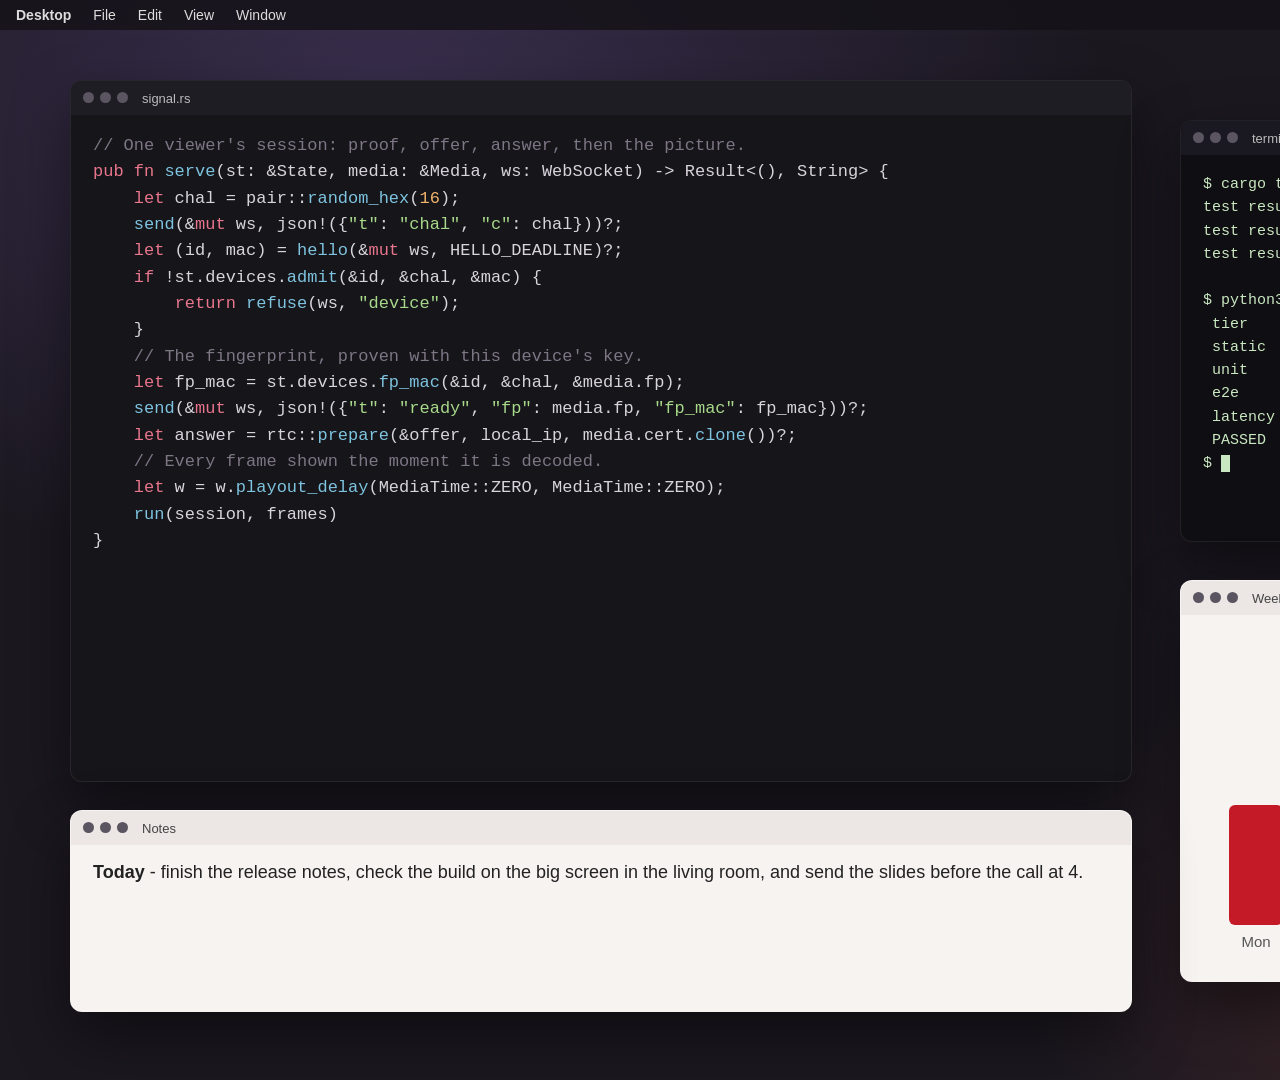
<file: docs/assets/demo-desktop.html>
<!doctype html>
<!-- A made-up desktop for the README screenshots (tools/screenshots.py renders it to
     docs/assets/demo-desktop.png and shares it as the "screen"). Generic windows, no
     real product's look: never anyone's real screen. -->
<html><head><meta charset="utf-8"><style>
  html, body { margin: 0; width: 1920px; height: 1080px; overflow: hidden; font-family: Inter, -apple-system, 'Segoe UI', sans-serif; }
  body { background: radial-gradient(1200px 800px at 20% 10%, #3a2f4f 0%, transparent 60%), radial-gradient(1000px 700px at 85% 90%, #4a2a2a 0%, transparent 60%), #1b1820; }
  .bar { height: 30px; background: rgba(20,18,24,.85); color: #ddd; font-size: 14px; display: flex; align-items: center; padding: 0 16px; gap: 22px; }
  .bar b { font-weight: 600; } .bar .r { margin-left: auto; opacity: .8; }
  .win { position: absolute; border-radius: 12px; overflow: hidden; box-shadow: 0 24px 60px rgba(0,0,0,.45); border: 1px solid rgba(255,255,255,.08); }
  .tb { height: 34px; display: flex; align-items: center; gap: 8px; padding: 0 12px; font-size: 13px; color: #bbb; }
  .dots i { display: inline-block; width: 11px; height: 11px; border-radius: 50%; background: #5a5560; margin-right: 6px; }
  .ed { left: 70px; top: 80px; width: 1060px; height: 700px; background: #16151a; }
  .ed .tb { background: #1f1d24; }
  pre { margin: 0; padding: 18px 22px; font: 17px/1.55 'JetBrains Mono', ui-monospace, Menlo, monospace; color: #d8d4dc; }
  .k { color: #e8768c; } .f { color: #7ec4e0; } .s { color: #a8d98a; } .c { color: #7d7685; } .n { color: #f0b46c; }
  .term { left: 1180px; top: 120px; width: 670px; height: 420px; background: #0f0e12; }
  .term .tb { background: #1a1820; } .term pre { font-size: 15px; color: #c9e7c1; }
  .chart { left: 1180px; top: 580px; width: 670px; height: 400px; background: #f6f3f1; }
  .chart .tb { background: #ece7e4; color: #444; }
  .chart svg { display: block; margin: 10px 18px; }
  .note { left: 70px; top: 810px; width: 1060px; height: 200px; background: #f6f3f1; color: #222; }
  .note .tb { background: #ece7e4; color: #444; } .note p { margin: 14px 22px; font-size: 18px; line-height: 1.5; }
</style></head><body>
<div class="bar"><b>Desktop</b><span>File</span><span>Edit</span><span>View</span><span>Window</span><span class="r">Wed 10:42</span></div>
<div class="win ed"><div class="tb"><span class="dots"><i></i><i></i><i></i></span>signal.rs</div><pre>
<span class="c">// One viewer's session: proof, offer, answer, then the picture.</span>
<span class="k">pub fn</span> <span class="f">serve</span>(st: &amp;State, media: &amp;Media, ws: WebSocket) -&gt; Result&lt;(), String&gt; {
    <span class="k">let</span> chal = pair::<span class="f">random_hex</span>(<span class="n">16</span>);
    <span class="f">send</span>(&amp;<span class="k">mut</span> ws, json!({<span class="s">"t"</span>: <span class="s">"chal"</span>, <span class="s">"c"</span>: chal}))?;
    <span class="k">let</span> (id, mac) = <span class="f">hello</span>(&amp;<span class="k">mut</span> ws, HELLO_DEADLINE)?;
    <span class="k">if</span> !st.devices.<span class="f">admit</span>(&amp;id, &amp;chal, &amp;mac) {
        <span class="k">return</span> <span class="f">refuse</span>(ws, <span class="s">"device"</span>);
    }
    <span class="c">// The fingerprint, proven with this device's key.</span>
    <span class="k">let</span> fp_mac = st.devices.<span class="f">fp_mac</span>(&amp;id, &amp;chal, &amp;media.fp);
    <span class="f">send</span>(&amp;<span class="k">mut</span> ws, json!({<span class="s">"t"</span>: <span class="s">"ready"</span>, <span class="s">"fp"</span>: media.fp, <span class="s">"fp_mac"</span>: fp_mac}))?;
    <span class="k">let</span> answer = rtc::<span class="f">prepare</span>(&amp;offer, local_ip, media.cert.<span class="f">clone</span>())?;
    <span class="c">// Every frame shown the moment it is decoded.</span>
    <span class="k">let</span> w = w.<span class="f">playout_delay</span>(MediaTime::ZERO, MediaTime::ZERO);
    <span class="f">run</span>(session, frames)
}
</pre></div>
<div class="win term"><div class="tb"><span class="dots"><i></i><i></i><i></i></span>terminal</div><pre>$ cargo test --workspace -q
test result: ok. 64 passed; 0 failed
test result: ok. 30 passed; 0 failed
test result: ok. 16 passed; 0 failed

$ python3 tests/run.py --all
 tier       result   time
 static     PASS        4 s
 unit       PASS       30 s
 e2e        PASS      232 s
 latency    PASS       70 s
 PASSED
$ <span style="background:#c9e7c1;color:#0f0e12"> </span></pre></div>
<div class="win chart"><div class="tb"><span class="dots"><i></i><i></i><i></i></span>Weekly sales</div>
<svg width="630" height="330" viewBox="0 0 630 330">
  <g fill="#c41a27"><rect x="30" y="180" width="54" height="120" rx="6"/><rect x="115" y="140" width="54" height="160" rx="6"/><rect x="200" y="160" width="54" height="140" rx="6"/><rect x="285" y="90" width="54" height="210" rx="6"/><rect x="370" y="120" width="54" height="180" rx="6"/><rect x="455" y="60" width="54" height="240" rx="6"/><rect x="540" y="40" width="54" height="260" rx="6"/></g>
  <g font-size="15" fill="#555" text-anchor="middle"><text x="57" y="322">Mon</text><text x="142" y="322">Tue</text><text x="227" y="322">Wed</text><text x="312" y="322">Thu</text><text x="397" y="322">Fri</text><text x="482" y="322">Sat</text><text x="567" y="322">Sun</text></g>
</svg></div>
<div class="win note"><div class="tb"><span class="dots"><i></i><i></i><i></i></span>Notes</div>
<p><b>Today</b> - finish the release notes, check the build on the big screen in the living room, and send the slides before the call at 4.</p></div>
</body></html>
</file>
